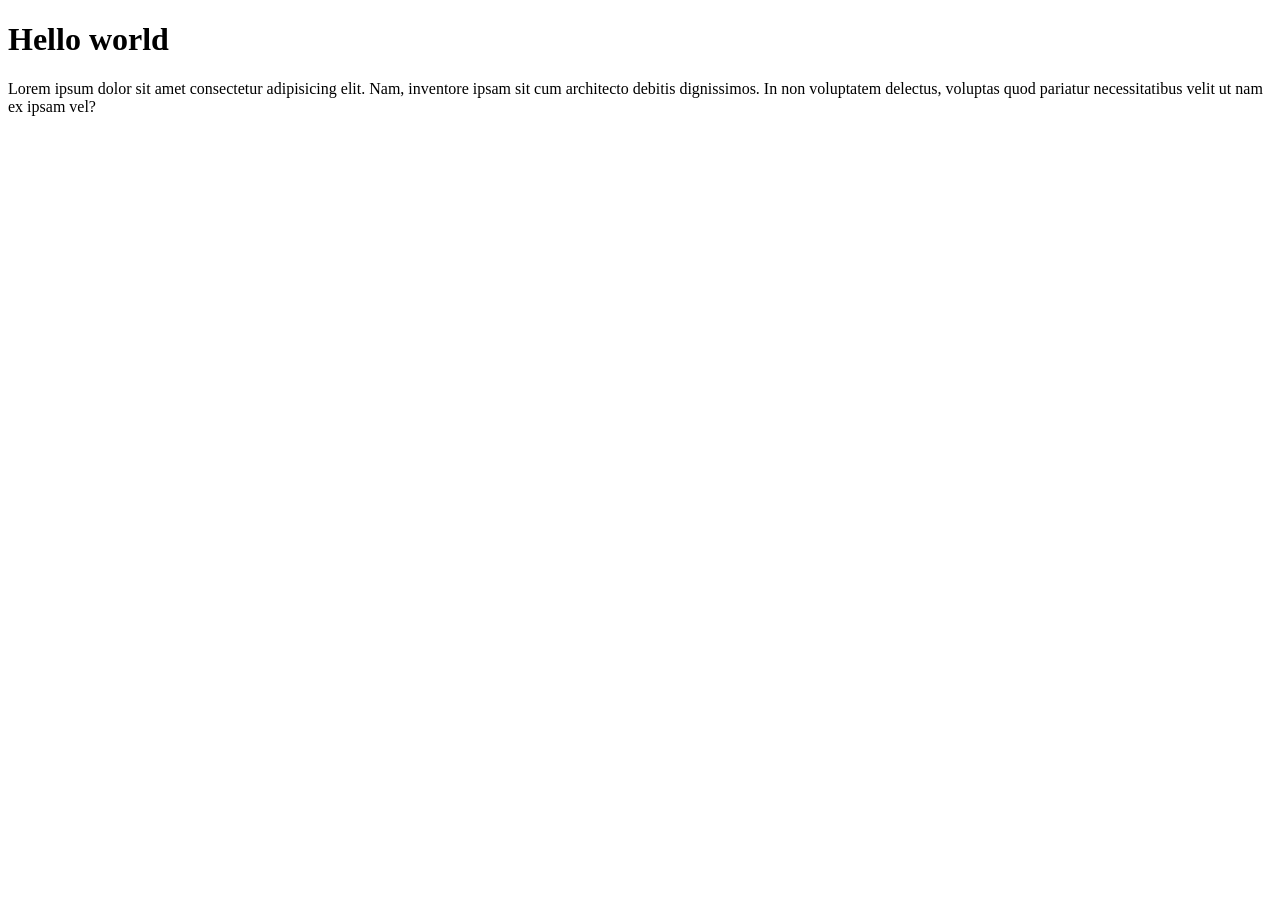
<file: admin/indext.html>
<!DOCTYPE html>
<html lang="en">

<head>
    <meta charset="UTF-8">
    <meta name="viewport" content="width=device-width, initial-scale=1.0">
    <title>Document</title>
</head>

<body>
    <h1>Hello world</h1>
    <p>Lorem ipsum dolor sit amet consectetur adipisicing elit. Nam, inventore ipsam sit cum architecto debitis
        dignissimos. In non voluptatem delectus, voluptas quod pariatur necessitatibus velit ut nam ex ipsam vel?</p>
</body>

</html>
</file>
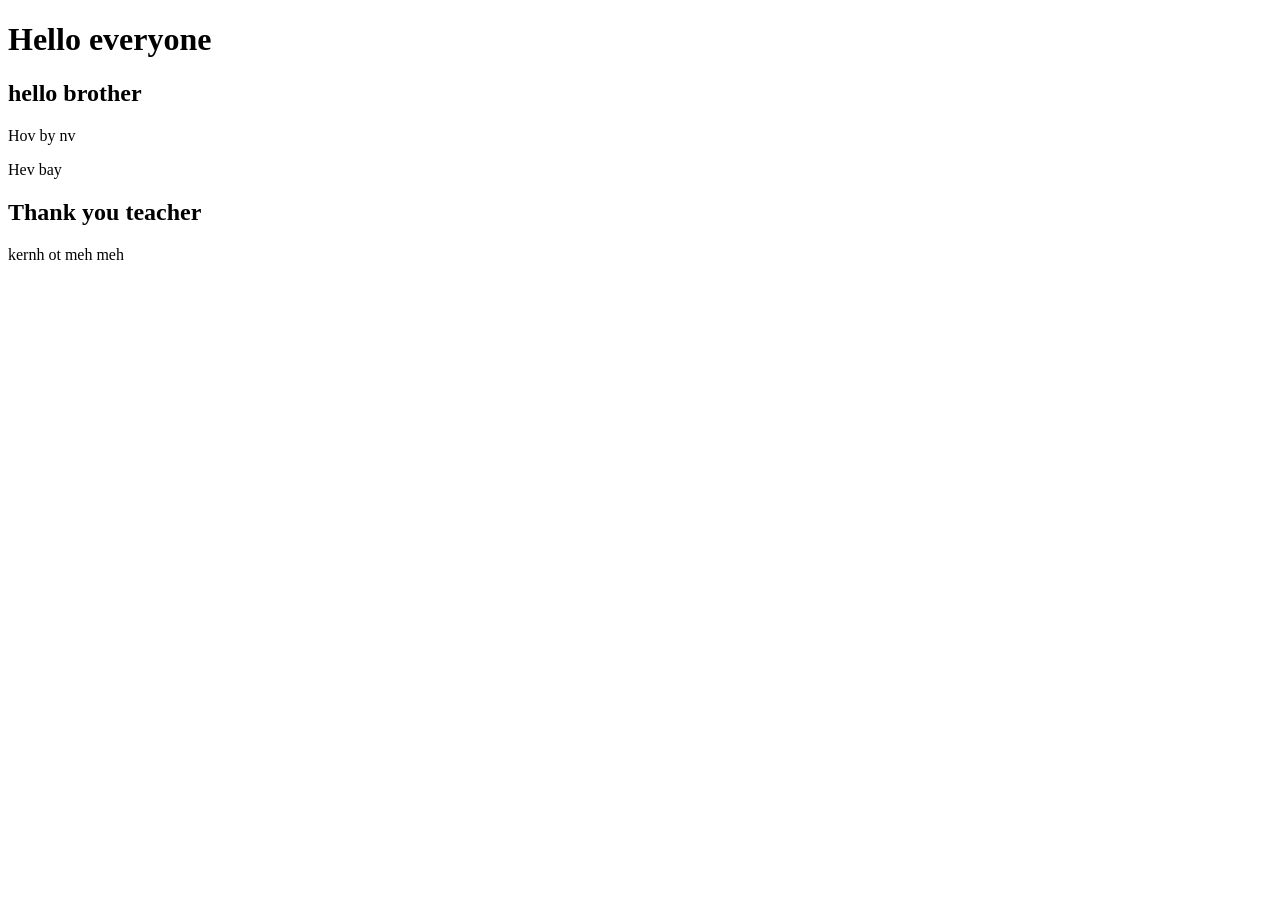
<file: admin/peakkonongjit.html>
<!DOCTYPE html>
<html lang="en">
<head>
    <meta charset="UTF-8">
    <meta name="viewport" content="width=device-width, initial-scale=1.0">
    <title>Document</title>
</head>
<body>
    <h1>Hello everyone</h1>
    <h2>hello brother</h2>
    <P>Hov by nv</P>
    <P>Hev bay</P>
    <h2>Thank you teacher</h2>
    <p>kernh ot meh meh</p>
</body>
</html>
</file>
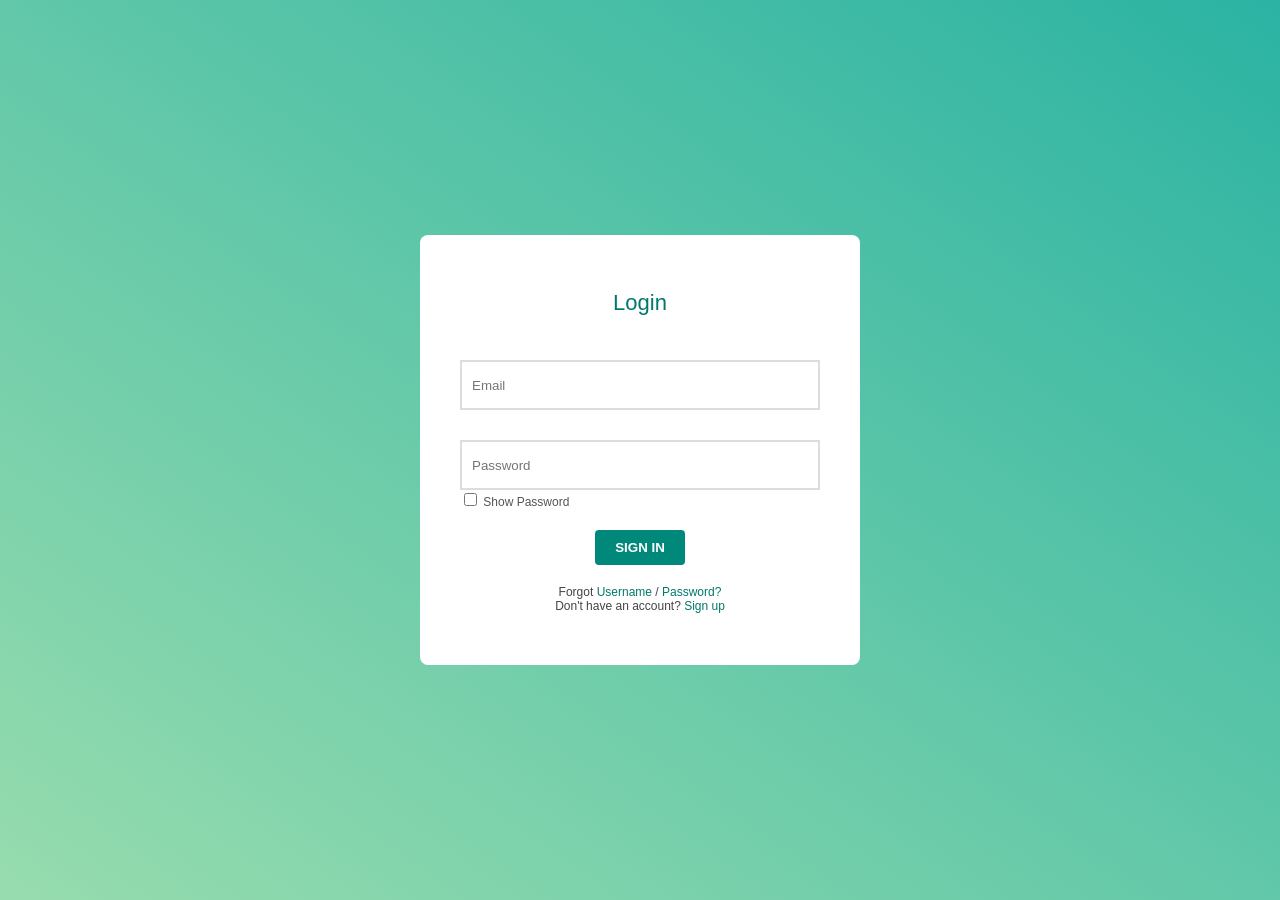
<file: auth/login.html>
<!doctype html>
<html lang="en">
  <head>
    <meta charset="UTF-8" />
    <meta name="viewport" content="width=device-width, initial-scale=1.0" />
    <title>Document</title>
    <link rel="stylesheet" href="../css/login.css">
    <style>
      
    </style>
  </head>
  <body>
    <div class="box">
      <h1>Login</h1>
      <input class="field" type="email" placeholder="Email" />
      <input class="field" type="password" placeholder="Password" />
      <label><input type="checkbox" /> Show Password</label>
      <a href="../user/index.html">
      <button>SIGN IN</button>
      </a>
      <p>
        Forgot <a href="#">Username</a> / <a href="#">Password?</a><br />
        Don't have an account? <a href="#">Sign up</a>
      </p>
    </div>
  </body>
</html>
</file>
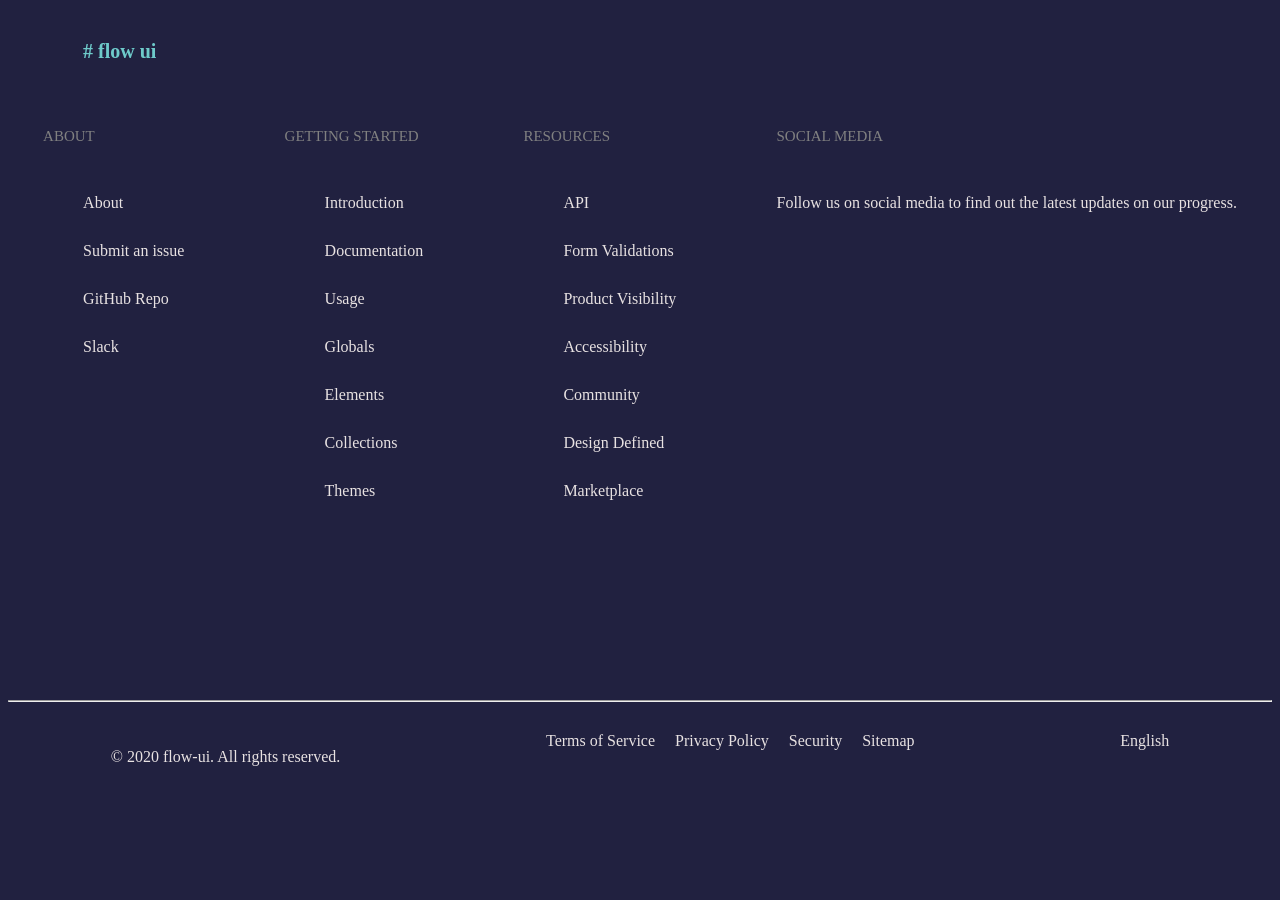
<file: user/index1.html>
<!DOCTYPE html>
<html lang="en">
<head>
    <meta charset="UTF-8">
    <meta name="viewport" content="width=device-width, initial-scale=1.0">
    <link rel="stylesheet" href="../css/style1.css">
</head>
<body>

    <footer class="footer">

        <div class="logo">
            <p># flow ui</p>
        </div>

        <div class="footer-container">
            <div class="footer-column">
                <h3>ABOUT</h3><br>
                <ul>
                    <li><a href="#">About</a></li>
                    <li><a href="#">Submit an issue</a></li>
                    <li><a href="#">GitHub Repo</a></li>
                    <li><a href="#">Slack</a></li>
                </ul>
            </div>
            <div class="footer-column">
                <h3>GETTING STARTED</h3><br>
                <ul>
                    <li><a href="#">Introduction</a></li>
                    <li><a href="#">Documentation</a></li>
                    <li><a href="#">Usage</a></li>
                    <li><a href="#">Globals</a></li>
                    <li><a href="#">Elements</a></li>
                    <li><a href="#">Collections</a></li>
                    <li><a href="#">Themes</a></li>
                </ul>
            </div>
            <div class="footer-column">
                <h3>RESOURCES</h3><br>
                <ul>
                    <li><a href="#">API</a></li>
                    <li><a href="#">Form Validations</a></li>
                    <li><a href="#">Product Visibility</a></li>
                    <li><a href="#">Accessibility</a></li>
                    <li><a href="#">Community</a></li>
                    <li><a href="#">Design Defined</a></li>
                    <li><a href="#">Marketplace</a></li>
                </ul>
            </div>
            <div class="footer-column">
                <h3>SOCIAL MEDIA</h3><br>

                <p class="social-text">
                    Follow us on social media to find out
                    the latest updates on our progress.
                </p>

                <div class="social-icons">
                    <i class="fa-brands fa-square-twitter"></i>
                    <i class="fa-brands fa-github"></i>
                    <i class="fa-brands fa-facebook-f"></i>
                    <i class="fa-brands fa-dribbble"></i>
                </div>
            </div>

        </div>
        <hr class="hr">
        <div class="footer-bottom">

            <p>© 2020 flow-ui. All rights reserved.</p>

            <div class="bottom-links">
                <a href="#">Terms of Service</a>
                <a href="#">Privacy Policy</a>
                <a href="#">Security</a>
                <a href="#">Sitemap</a>
            </div>

            <div class="language">
                <a href="#">English </a>
            </div>

        </div>

    </footer>

</body>

</html>
</file>
<file: css/login.css>
body {
        font-family: Arial, Helvetica, sans-serif;
        background: linear-gradient(to top right, #97dcae, #2bb3a3);
        height: 100vh;
        margin: 0;
        display: flex;
        justify-content: center;
        align-items: center;
      }
      .box {
        background: white;
        width: 360px;
        padding: 40px;
        border-radius: 8px;
      }
      h1 {
        text-align: center;
        color: #00796b;
        font-weight: normal;
        font-size: 22px;
      }
      .field {
        width: 100%;
        height: 50px;
        margin-top: 30px;
        padding: 10px;
        border: 2px solid #ddd;
        box-sizing: border-box;
      }
      label {
            font-size: 12px;
            color: #555;
        }
        button {
            display: block;
            margin: 20px auto;
            padding: 10px 20px;
            background: #00897b;
            color: white;
            border: none;
            border-radius: 4px;
            font-weight: bold;
        }
        p {
            text-align: center;
            font-size: 12px;
            color: #444;
        }
        a {
            color: #00796b;
            text-decoration: none;
        }
</file>
<file: css/style1.css>
:root{
    --dark:black;
    --danger:red;
    --light:white;
    --gray:gray;
    
}
body{
    background-color: rgb(33, 33, 64);
}
.footer{
    background-color: rgb(33, 33, 64);
    justify-content: space-around;
}
.hr{
    margin-top: 170px;
}
.logo{
    font-size: 20px;
    font-weight: bold;
    color: rgb(110, 202, 202);
    margin-left: 75px;
    margin-top: 40px;
}
.footer-container{
    display: flex;
    justify-content: space-around;
    gap: 30px;
    margin-top: 50px;
}
.footer-column h3{
    font-size: 15px;
    color: var(--gray);
    font-weight: 500;

    gap: 60px;
    
}
.social-icons {
    display: flex;
    gap: 20px;
}
.social-text{
    color: rgb(232, 226, 226);
}

.footer-column ul{
    list-style: none;
}
.footer-column ul li{
    margin-bottom: 30px;
}
.footer-column a{
    text-decoration: none;
    color: rgb(232, 226, 226);
}
.footer-bottom{
    display: flex;
    justify-content: space-around;
    margin-top: 30px;
    
}
.bottom-links{
    display: flex;
    gap: 20px;
}
.footer-bottom a{
    text-decoration: none;
    color: rgb(232, 226, 226);
}
.footer-bottom p{
    color: rgb(232, 226, 226);
}
</file>
